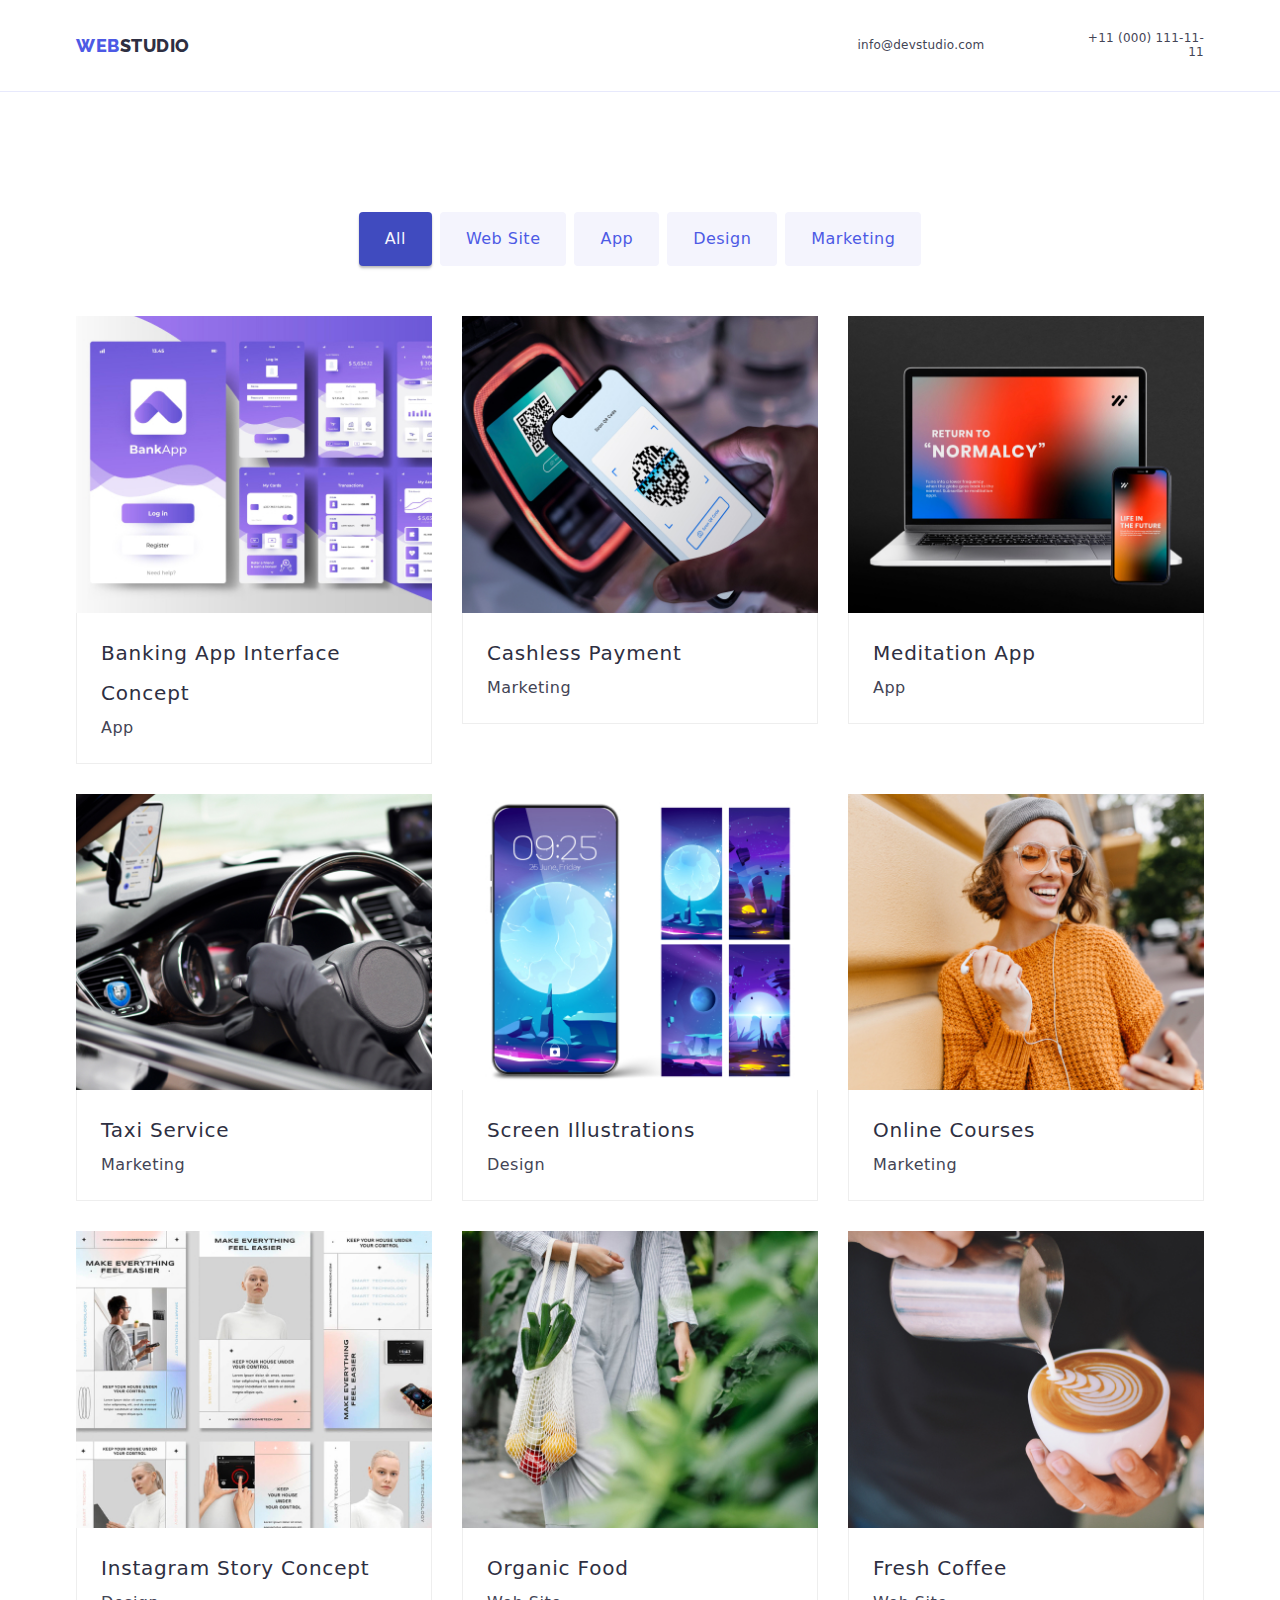
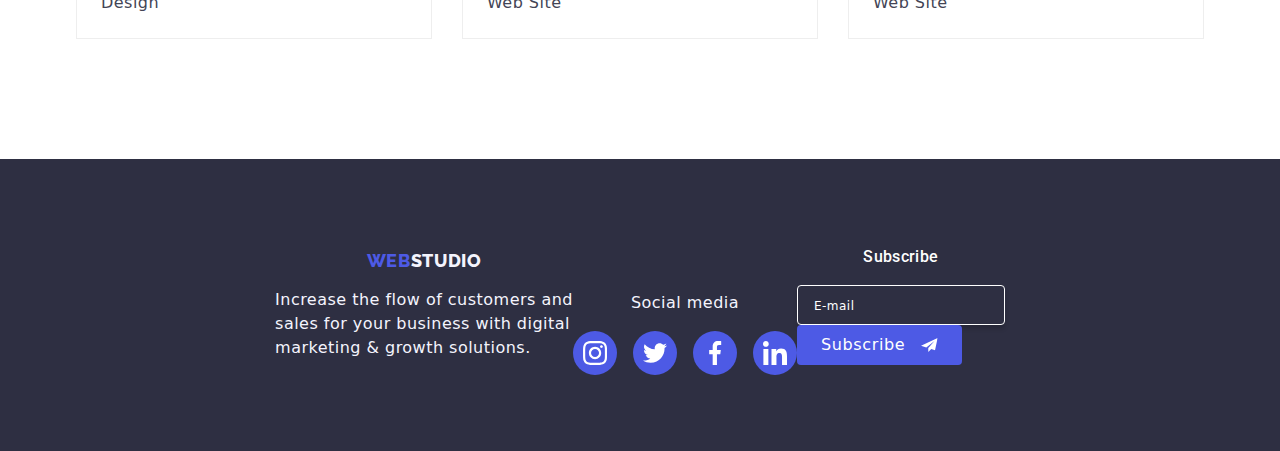
<file: portfolio.html>
<!DOCTYPE html>
<html lang="en">
  <head>
    <meta charset="UTF-8" />
    <meta name="viewport" content="width=device-width, initial-scale=1.0" />
    <title>Portfolio</title>
    <link
      href="https://fonts.googleapis.com/css2?family=Raleway:wght@800&family=Roboto:wght@400;500;700;900&display=swap"
      rel="stylesheet"
    />
    <link rel="preconnect" href="https://fonts.googleapis.com" />
    <link rel="preconnect" href="https://fonts.gstatic.com" crossorigin />
    <link rel="stylesheet" href="./css/styles.css" />
    <link
      rel="stylesheet"
      href="https://cdnjs.cloudflare.com/ajax/libs/modern-normalize/2.0.0/modern-normalize.min.css"
    />
  </head>
  <body>
    <!-- header -->
    <header class="page-header">
      <!-- nav -->
      <div class="container menu">
        <nav class="navigation">
          <a href="./index.html" class="logo-link">
            <span class="logo">WEB</span><span class="studio">STUDIO</span>
          </a>
          <ul class="nav-menu list">
            <li class="item">
              <a href="./index.html" class="page current link">Studio</a>
            </li>
            <li class="item">
              <a href="./portfolio.html" class="page link">Portfolio</a>
            </li>
            <li class="item"><a href="#" class="page link">Contacts</a></li>
          </ul>
        </nav>

        <ul class="contacts-menu list">
          <li class="item">
            <a href="mailto:info@devstudio.com" class="contact link"
              >info@devstudio.com</a
            >
          </li>
          <li class="item">
            <a href="tel:+110001111111" class="contact link"
              >+11 (000) 111-11-11</a
            >
          </li>
        </ul>
      </div>
    </header>
    <!-- main -->
    <main>
      <section class="section">
        <div class="container">
          <ul class="filters list">
            <li class="space">
              <button type="button" class="button filter current">All</button>
            </li>
            <li class="space">
              <button type="button" class="button filter">Web Site</button>
            </li>
            <li class="space">
              <button type="button" class="button filter">App</button>
            </li>
            <li class="space">
              <button type="button" class="button filter">Design</button>
            </li>
            <li class="space">
              <button type="button" class="button filter">Marketing</button>
            </li>
          </ul>
          <!-- section 2  -->
          <ul class="projects list">
            <li class="project-card">
              <a href="" class="project link">
                <div class="project-description">
                  <img
                    src="./images/output.jpg"
                    alt="Banking-App-Interface-Concept
                    "
                    width="370"
                    height="294"
                  />
                  <p class="project-text">
                    14 Stylish and User-Friendly App Design Concepts · Task
                    Manager App · Calorie Tracker App · Exotic Fruit Ecommerce
                    App · Cloud Storage App
                  </p>
                </div>
                <div class="substrate">
                  <h2 class="name">Banking App Interface Concept</h2>
                  <p class="type">App</p>
                </div>
              </a>
            </li>
            <li class="project-card">
              <a href="#" class="project link">
                <div class="project-description">
                  <img
                    src="./images/scan.jpg"
                    alt="Cashless-Payment
                        "
                    width="370"
                    height="294"
                  />
                  <p class="project-text">
                    14 Stylish and User-Friendly App Design Concepts · Task
                    Manager App · Calorie Tracker App · Exotic Fruit Ecommerce
                    App · Cloud Storage App
                  </p>
                </div>
                <div class="substrate">
                  <h2 class="name">Cashless Payment</h2>
                  <p class="type">Marketing</p>
                </div>
              </a>
            </li>
            <li class="project-card">
              <a href="#" class="project link">
                <div class="project-description">
                  <img
                    src="./images/connect.jpg"
                    alt="Meditation-App
                      "
                    width="370"
                    height="294"
                  />
                  <p class="project-text">
                    14 Stylish and User-Friendly App Design Concepts · Task
                    Manager App · Calorie Tracker App · Exotic Fruit Ecommerce
                    App · Cloud Storage App
                  </p>
                </div>
                <div class="substrate">
                  <h2 class="name">Meditation App</h2>
                  <p class="type">App</p>
                </div>
              </a>
            </li>
            <li class="project-card">
              <a href="#" class="project link">
                <div class="project-description">
                  <img
                    src="./images/drive.jpg"
                    alt="Taxi-Service
                      "
                    width="370"
                    height="294"
                  />
                  <p class="project-text">
                    14 Stylish and User-Friendly App Design Concepts · Task
                    Manager App · Calorie Tracker App · Exotic Fruit Ecommerce
                    App · Cloud Storage App
                  </p>
                </div>
                <div class="substrate">
                  <h2 class="name">Taxi Service</h2>
                  <p class="type">Marketing</p>
                </div>
              </a>
            </li>
            <li class="project-card">
              <a href="#" class="project link">
                <div class="project-description">
                  <img
                    src="./images/bg.jpg"
                    alt="Screen
                      "
                    width="370"
                    height="294"
                  />
                  <p class="project-text">
                    14 Stylish and User-Friendly App Design Concepts · Task
                    Manager App · Calorie Tracker App · Exotic Fruit Ecommerce
                    App · Cloud Storage App
                  </p>
                </div>
                <div class="substrate">
                  <h2 class="name">Screen Illustrations</h2>
                  <p class="type">Design</p>
                </div>
              </a>
            </li>
            <li class="project-card">
              <a href="#" class="project link">
                <div class="project-description">
                  <img
                    src="./images/orange.jpg"
                    alt="Online-course
                      "
                    width="370"
                    height="294"
                  />
                  <p class="project-text">
                    14 Stylish and User-Friendly App Design Concepts · Task
                    Manager App · Calorie Tracker App · Exotic Fruit Ecommerce
                    App · Cloud Storage App
                  </p>
                </div>
                <div class="substrate">
                  <h2 class="name">Online Courses</h2>
                  <p class="type">Marketing</p>
                </div>
              </a>
            </li>
            <li class="project-card">
              <a href="#" class="project link">
                <div class="project-description">
                  <img
                    src="./images/pallete.jpg"
                    alt="Instagram
                      "
                    width="370"
                    height="294"
                  />
                  <p class="project-text">
                    14 Stylish and User-Friendly App Design Concepts · Task
                    Manager App · Calorie Tracker App · Exotic Fruit Ecommerce
                    App · Cloud Storage App
                  </p>
                </div>
                <div class="substrate">
                  <h2 class="name">Instagram Story Concept</h2>
                  <p class="type">Design</p>
                </div>
              </a>
            </li>
            <li class="project-card">
              <a href="#" class="project link">
                <div class="project-description">
                  <img
                    src="./images/plant.jpg"
                    alt="Organic
                      "
                    width="370"
                    height="294"
                  />
                  <p class="project-text">
                    14 Stylish and User-Friendly App Design Concepts · Task
                    Manager App · Calorie Tracker App · Exotic Fruit Ecommerce
                    App · Cloud Storage App
                  </p>
                </div>
                <div class="substrate">
                  <h2 class="name">Organic Food</h2>
                  <p class="type">Web Site</p>
                </div>
              </a>
            </li>
            <li class="project-card">
              <a href="#" class="project link">
                <div class="project-description">
                  <img
                    src="./images/coffee.jpg"
                    alt="Coffee
                      "
                    width="370"
                    height="294"
                  />
                  <p class="project-text">
                    14 Stylish and User-Friendly App Design Concepts · Task
                    Manager App · Calorie Tracker App · Exotic Fruit Ecommerce
                    App · Cloud Storage App
                  </p>
                </div>
                <div class="substrate">
                  <h2 class="name">Fresh Coffee</h2>
                  <p class="type">Web Site</p>
                </div>
              </a>
            </li>
          </ul>
        </div>
      </section>
    </main>
    <!-- sec-1 -->

    <!-- sec-2 -->
    <!-- Footer -->
    <footer class="page-footer bg-footer">
      <div class="container">
        <div class="footer-con">
          <div class="footer-logo">
            <a href="./index.html" class="logo-link">
              <span class="logo">WEB</span>
              <span class="studio-footer">STUDIO</span>
            </a>
            <p class="footer-description">
              Increase the flow of customers and<br />
              sales for your business with digital<br />
              marketing & growth solutions.
            </p>
          </div>
          <div class="footer-socials">
            <p class="footer-heading">Social media</p>
            <ul class="footer-social-list">
              <li class="footer-social-item">
                <a
                  class="footer-social-link link"
                  href="https://instagram.com"
                  target="_blank"
                  rel="noopener noreferrer"
                >
                  <svg class="footer-social" width="20" height="20">
                    <use href="./images/icons.svg#icon-instagram"></use></svg
                ></a>
              </li>
              <li class="footer-social-item">
                <a
                  class="footer-social-link link"
                  href="https://twitter.com"
                  target="_blank"
                  rel="noopener noreferrer"
                >
                  <svg class="footer-social" width="20" height="20">
                    <use href="./images/icons.svg#icon-twitter"></use></svg
                ></a>
              </li>
              <li class="footer-social-item">
                <a
                  class="footer-social-link link"
                  href="https://facebook.com"
                  target="_blank"
                  rel="noopener noreferrer"
                >
                  <svg class="footer-social" width="20" height="20">
                    <use href="./images/icons.svg#icon-facebook"></use></svg
                ></a>
              </li>
              <li class="footer-social-item">
                <a
                  class="footer-social-link link"
                  href="https://linkedin.com"
                  target="_blank"
                  rel="noopener noreferrer"
                >
                  <svg class="footer-social" width="20" height="20">
                    <use href="./images/icons.svg#icon-linkedin"></use></svg
                ></a>
              </li>
            </ul>
          </div>

          <div class="footer-container footer-form">
            <form
              class="footer-form-item"
              name="subscribe-form"
              autocomplete="on"
              method=""
            >
              <label class="footer-label-subscribe">
                <span class="footer-subscribe-title">Subscribe</span>
                <input
                  type="email"
                  name="email"
                  placeholder="E-mail"
                  class="footer-form-input"
                  required
                />
              </label>
              <button type="submit" class="footer-form-button">
                Subscribe
                <svg class="footer-icon-subscribe">
                  <use href="./images/icons.svg#icon-Frame-3-1"></use>
                </svg>
              </button>
            </form>
          </div>
        </div>
      </div>
    </footer>
  </body>
</html>
</file>
<file: css/styles.css>
@import url("https://fonts.googleapis.com/css2?family=Raleway:wght@800&family=Roboto:ital,wght@0,400;0,500;0,900;1,700&display=swap");

:root {
  --iriscolor: #4d5ae5;
  --navyblue: #2e2f42;
  --slate: #434455;
  --ocean: #404bbf;
  --white: #fff;
  --cloud: #f4f4fd;
  --blue: #404bbf;
  --cornflower: #e7e9fc;
  --green: #31d0aa;
  --navyblue-modal: rgba(46, 47, 66, 0.4);
  --lightslate: #8e8f99;
}

html {
  box-sizing: border-box;
}
body {
  font-family: "Roboto", sans-serif;
  font-size: 16px;
  color: var(--slate);
  letter-spacing: 0.03em;
  background-color: var(--white);
}

.filters .space + .space {
  margin-left: 8px;
}
p,
h1,
h2,
h3,
h4,
h5,
h6 {
  margin: 0;
}
*,
*::after,
*::before {
  box-sizing: inherit;
}

img {
  display: block;
  max-width: 100%;
  height: auto;
  width: 100%;
}

.backdrop {
  position: fixed;
  width: 100%;
  height: 100%;
  top: 0;
  left: 0;
  background: var(--navyblue-modal);
  transition: visibility 250ms ease-in-out, opacity 240ms ease-in-out;
}

.link {
  text-decoration: none;
  color: inherit;
}

.list {
  list-style-type: none;
  margin: 0;
  padding: 0;
}
/* 
.menu,
.navigation,
.nav-menu,
.contacts-menu {
  display: flex;
  align-items: center;
  justify-content: space-between;
} */

.menu {
  display: flex;
  align-items: center;
  justify-content: space-between;
}

.page-header {
  border-bottom: 1px solid var(--cornflower);
}

.page {
  padding: 24px 0;
  position: relative;
  transition: color 250ms cubic-bezier(0.4, 0, 0.2, 1);
}
.page:hover,
.page:focus {
  color: var(--iriscolor);
}
.page::after {
  content: "";
  border-radius: 2px;
  height: 4px;
  position: absolute;
  width: 0;
  left: 0;
  bottom: -1px;
  transition: width 250ms ease-in-out, background-color 250ms ease-in-out;
}
.page.current::after {
  content: "";
  border: 2px solid var(--ocean);
  background-color: var(--ocean);
  height: 4px;
  width: 100%;
  position: absolute;
  left: 0;
  bottom: -1px;
}
.page:hover::after,
.page:focus::after {
  border: 2px solid var(--ocean);
  background-color: var(--ocean);
  width: 100%;
}

.filters {
  display: flex;
  justify-content: center;
  margin-bottom: 50px;
}

.filter .space + .space {
  margin-left: 8px;
}
.container {
  /* width: 1200px; */
  padding: 0 15px;
  margin: 0 auto;

  max-width: 428px;

  @media screen and (min-width: 768px) {
    max-width: 768px;
  }

  @media screen and (min-width: 1158px) {
    max-width: 1158px;
  }
}

.logo-link {
  text-decoration: none;
  font-size: 0;
  font-weight: 800;
  letter-spacing: 0.54px;
  font-family: "Raleway", sans-serif;
}
.logo-link > span {
  font-size: 18px;
  line-height: 1.17;
}

.logo {
  color: var(--iriscolor);
}

.studio {
  color: var(--navyblue);
}

.hero {
  text-align: center;
  background-color: var(--navyblue);
  padding: 112px 0;
  background-image: linear-gradient(
      to right,
      rgba(46, 47, 66, 0.7),
      rgba(46, 47, 66, 0.7)
    ),
    url(../images/people-office\ 1.png);
  background-repeat: no-repeat;
  background-position: center;
  background-size: cover;

  /* padding-top: 200px;
  padding-bottom: 200px; */
}

/* .hero-section {
  padding-top: 188px;
  padding-bottom: 188px;
  background-image: linear-gradient(
      to right,
      rgba(46, 47, 66, 0.7),
      rgba(46, 47, 66, 0.7)
    ),
    url(../images/people-office\ 1.png);
  background-repeat: no-repeat;
  background-position: center;
  background-size: cover;
} */

.hero-title {
  color: white;
  font-weight: 700;
  line-height: 40px;
  letter-spacing: 0.72px;
  text-align: center;
  font-size: 36px;
  margin-bottom: 72px;

  /* margin-bottom: 48px; */
  /* letter-spacing: 1.12px; */
  /* line-height: 60px; */
  /* font-size: 56px; */
}

.bg-team {
  background-color: var(--cloud);
}

.nav-menu {
  margin-left: 93px;
  display: none;
}

.header-container {
  display: flex;
  align-items: center;
  @media and (max-width: 767px) {
    height: 70px;
  }
}

.contacts-menu {
  margin-left: auto;
  display: none;
  @media screen and (min-width: 768px) {
    display: block;
    align-items: center;
    gap: 40px;
    font-size: 12px;
    text-align: right;
  }
  @media screen and (min-width: 1158px) {
    display: flex;
    font-size: 16px;
  }
  @media screen and (min-width: 768px) {
    /* display: block; */
    /* align-items: center; */
    gap: 40px;
    font-size: 12px;
    text-align: right;
  }
}

.menu-toggle {
  min-height: 40px;
  min-width: 40px;
  display: flex;
  align-items: center;
  justify-content: center;
  margin: 0;
  padding: 0;
  background-color: transparent;
  cursor: pointer;
  border: none;
  border-radius: 50%;
  outline: none;
  margin-left: auto;

  @media screen and (min-width: 768px) {
    display: none;
  }
}
.nav-menu .item:not(:last-child),
.contacts-menu .item:not(:last-child) {
  margin-right: 50px;
}

.nav-menu .page,
.contacts-menu .contact {
  font-weight: 500;
  color: var(--navyblue);
  text-decoration: none;
  line-height: 1.14;
  letter-spacing: 0.02em;
  display: block;
  padding-top: 32px;
  padding-bottom: 32px;
  transition: color 250ms ease-in-out;
}

.contacts-menu .contact {
  color: var(--slate);
  font-weight: 400;
}

.nav-menu .page:hover,
.nav-menu .page:focus,
.nav-menu .page.current,
.contacts-menu .contact:hover,
.contacts-menu .contact:focus {
  color: var(--ocean);
}

.button {
  cursor: pointer;
  border-color: transparent;
  letter-spacing: 0.03em;
  font-family: inherit;
  font-size: 16px;
  border-radius: 4px;
  transition: color 250ms ease-in-out, background-color 250ms ease-in-out,
    box-shadow 250ms ease-in-out;
}

.button.primary {
  background-color: var(--iriscolor);
  font-weight: 500;
  color: white;
  letter-spacing: 0.64px;
  padding: 16px 32px;
  box-shadow: 0px 4px 4px rgba(0, 0, 0, 0.15);
  font-size: 16px;
  line-height: 24px;
}

.button.primary:hover,
.button.primary:focus {
  background-color: var(--ocean);
  box-shadow: 0px 3px 3px rgba(0, 0, 0, 0.1), 0px 1px 2px rgba(0, 0, 0, 0.08),
    0px 2px 2px rgba(0, 0, 0, 0.12);
}

.button.filter {
  background: var(--cloud);
  color: var(--iriscolor);
  padding: 12px 24px;
  font-weight: 500;
  line-height: 1.62;
}

.button.filter:hover,
.button.filter:focus,
.button.filter.current {
  background-color: var(--blue);
  color: var(--cloud);
  box-shadow: 0px 3px 3px rgba(0, 0, 0, 0.1), 0px 1px 2px rgba(0, 0, 0, 0.08),
    0px 2px 2px rgba(0, 0, 0, 0.12);
}

.project .name {
  font-size: 20px;
  font-weight: 500;
  line-height: 2;
  letter-spacing: 0.04em;
  color: var(--navyblue);
}

.project .type {
  color: var(--slate);
  font-weight: 400;
  line-height: 1.87;
}

.project-description {
  position: relative;
  overflow: hidden;
}

.project-text {
  position: absolute;
  top: 0;
  height: 100%;
  width: 100%;
  padding: 40px 32px;
  background-color: var(--iris, #4d5ae5);
  color: var(--cloud, #f4f4fd);
  font-size: 16px;
  font-weight: 400;
  line-height: 24px;
  letter-spacing: 0.32px;
  transform: translateY(101%);
  transition: transform 250ms cubic-bezier(0.4, 0, 0.2, 1);
}

.project:hover .project-text,
.project:focus .project-text {
  transform: translateY(0);
}
.section.no-top-padding {
  padding-top: 0;
  display: none;
}
.section {
  /* padding: 120px 0; */
  padding-top: 96px;
  padding-bottom: 96px;
  @media screen and (min-width: 768px) {
    padding-top: 96px;
    padding-bottom: 96px;
  }

  @media screen and (min-width: 1158px) {
    padding-top: 120px;
    padding-bottom: 120px;
  }
}

.section-title {
  font-size: 36px;
  line-height: 1.17;
  color: var(--navyblue);
  text-align: center;
  margin-bottom: 50px;
  font-weight: 700;
}

.item {
  display: flex;
  flex-direction: column;
  gap: 8px;

  @media screen and (min-width: 768px) {
    gap: 24px;
    flex-basis: calc(100% / 2 - 18px);
  }
}

/* .benefits-container {
  display: flex;
  row-gap: 72px;
  column-gap: 24px;
  @media screen and (max-width: 428px), (min-width: 428px) {
    flex-wrap: wrap;
  }

  @media screen and (min-width: 1158px) {
    flex-wrap: nowrap;
  }
} */
.benefits-title {
  font-family: Roboto;
  font-size: 36px;
  font-style: normal;
  font-weight: 700;
  line-height: 40px; /* 111.111% */
  letter-spacing: 0.72px;
  text-transform: capitalize;
  text-align: center;
}
/* .benefits-list-item {
  background-color: var(--white);
  border-radius: 0px 0px 4px 4px;
  box-shadow: 0px 2px 1px 0px rgba(46, 47, 66, 0.08),
    0px 1px 1px 0px rgba(46, 47, 66, 0.16),
    0px 1px 6px 0px rgba(46, 47, 66, 0.08);
} */

.benefits-svg {
  display: none;

  @media screen and (min-width: 1158px) {
    display: flex;

    width: 264px;
    height: 112px;
    background-color: var(--cloud);
    justify-content: center;
    align-items: center;
    border-radius: 4px;
    margin-bottom: 8px;
  }
}

.what-we-do {
  /* display: none; */
  display: flex;
  flex: wrap;
  margin-left: -30px;
  margin-top: -30px;
}

.what-we-do .item {
  flex-basis: calc(100% / 3 - 30px);
  margin-left: 30px;
  margin-top: 30px;
}

.benefits {
  display: inline-flex;
  flex-direction: column;
  align-items: center;
  row-gap: 72px;
  /* margin-left: -30px;
  margin-top: -30px; */
  /* column-gap: 24px; */

  @media screen and (min-width: 768px) {
    display: flex;
    flex-wrap: wrap;
    flex-direction: column;
    justify-content: space-between;
    align-items: center;
    gap: 24px;
  }
}

.benefits .item {
  display: block;
}

.benefits-description {
  color: var(--slate);
  line-height: 1.71;
  font-size: 16px;
  font-weight: 400;
}

.benefits-description br {
  display: none;
}

.projects {
  display: flex;
  flex-wrap: wrap;
  margin-top: -30px;
  margin-left: -30px;
}

.project-card {
  flex-basis: calc(100% / 3 - 30px);
  margin-left: 30px;
  margin-top: 30px;
  transition: box-shadow 250ms ease-in-out;
}
.project-card:hover {
  box-shadow: 0px 2px 1px 0px rgba(46, 47, 66, 0.08),
    0px 1px 1px 0px rgba(46, 47, 66, 0.16),
    0px 1px 6px 0px rgba(46, 47, 66, 0.08);
}

.team-social-list {
  display: flex;
  justify-content: center;
  gap: 24px;
  list-style-type: none;
  padding: 8px 16px;
}

.team-social-item {
  width: 44px;
  height: 44px;
}

.team-social-link {
  width: 100%;
  height: 100%;
  color: var(--white);
  background-color: var(--iriscolor);
  display: flex;
  border-radius: 50%;
  justify-content: center;
  align-items: center;
  transition: background-color 250ms ease-in-out;
}

.team-social-icon {
  fill: currentColor;
  width: 16px;
  height: 16px;
}

.team-social-link:hover,
.team-social-link:focus {
  background-color: var(--ocean);
}

.team {
  display: flex;
  flex-wrap: wrap;
  justify-content: center;
  gap: 72px;

  /* margin-top: -30px;
  margin-left: -30px; */
  /* gap: 24px; */
}

.team .item {
  flex-basis: calc(100% / 4 - 30px);
  /* margin-left: 30px;
  margin-top: 30px; */
  padding-bottom: 30px;
  background-color: white;
  border-radius: 0px 0px 4px 4px;
  box-shadow: 0px 3px 1px rgba(0, 0, 0, 0.1), 0px 1px 2px rgba(0, 0, 0, 0.08),
    0px 2px 2px rgba(0, 0, 0, 0.12);
}
.team .name,
.team .position {
  line-height: 1.19;
  text-align: center;
}
.team .name {
  color: var(--navyblue);
  font-size: 20px;
  font-weight: 500;
  letter-spacing: 0.02em;
  padding-top: 30px;
  padding-bottom: 10px;
}

.team .position {
  color: var(--slate);
  font-size: 16px;
  font-weight: 400;
}

.substrate {
  background-color: var(--white);
  padding: 20px 24px;
  border: 1px solid #eeeeee;
  border-top: 0;
}

.test-link {
  width: 168px;
  height: 88px;
  border: 1px solid #8e8f99;
  border-radius: 5px;
  display: flex;
  justify-content: center;
  align-items: center;
  color: #8e8f99;
  transition: color 250ms ease-in-out, border-color 250ms ease-in-out;
}

.test-icon {
  width: 104px;
  height: 56px;
  fill: currentColor;
}

.customers {
  display: flex;
  gap: 24px;
  flex-wrap: wrap;
  justify-content: center;
}

.customers .item {
  /* width: calc((100% - 150px) / 6); */
  height: 90px;
}

.test-icon:hover,
.test-icon:focus {
  border-color: var(--ocean-color);
  color: var(--ocean-color);
}

.test-link:hover,
.test-link:focus {
  border-color: var(--ocean);
  color: var(--ocean);
}
.modal {
  padding: 72px 24px 24px 24px;
  position: absolute;
  top: 50%;
  left: 50%;
  min-width: 408px;
  min-height: 584px;
  background-color: var(--dairy, #fcfcfc);
  box-shadow: 0px 2px 1px 0px rgba(0, 0, 0, 0.2),
    0px 1px 3px 0px rgba(0, 0, 0, 0.12), 0px 1px 1px 0px rgba(0, 0, 0, 0.14);
  border-radius: 4px;

  transform: translate(-50%, -50%) scale(1);
  transition: transform 250ms cubic-bezier(0.4, 0, 0.2, 1);
}
.modal-title {
  text-align: center;
  color: black;
  margin-bottom: 34px;
  font-size: 16px;
  font-style: normal;
  font-weight: 500;
  line-height: 24px;
  letter-spacing: 0.32px;
}

.modal-close {
  position: absolute;
  top: 24px;
  right: 24px;
  padding: 0;
  display: flex;
  justify-content: center;
  align-items: center;
  width: 24px;
  height: 24px;

  background-color: var(--cornflower, #e7e9fc);
  color: var(--navyblue);
  border: 1px solid rgba(0, 0, 0, 0.1);
  border-radius: 15px;
  cursor: pointer;

  transition: color 250ms cubic-bezier(0.4, 0, 0.2, 1),
    background-color 250ms cubic-bezier(0.4, 0, 0.2, 1);
}

.modal-close-icon {
  fill: currentColor;
}

.modal-close:hover,
.modal-close:focus {
  background-color: var(--ocean);
  color: var(--white);
}

.is-hidden {
  visibility: none;
  opacity: 0;
  pointer-events: none;
}
/* FOOTER */
.footer-social-list {
  display: flex;
  justify-content: center;
  gap: 16px;
  list-style-type: none;
  padding: 0;
}

.footer-social-item {
  width: 44px;
  height: 44px;
}
.footer-social-link {
  width: 100%;
  height: 100%;
  color: var(--white);
  background-color: var(--iriscolor);
  display: flex;
  border-radius: 50%;
  justify-content: center;
  align-items: center;
  transition: background-color 250ms ease-in-out;
}
.footer-social {
  fill: currentColor;
  width: 24px;
  height: 24px;
}
.footer-social-link:hover,
.footer-social-link:focus {
  background-color: var(--green);
}
.page-footer {
  padding-top: 60px;
  padding-bottom: 60px;
  /* display: flex; */
}

.footer-con {
  /* display: block; */
  flex-wrap: wrap;
  align-items: center;
  display: flex;
  justify-content: center;
}

.footer-heading {
  color: var(--cloud);
  font-size: 16px;
  font-weight: 500;
  line-height: 1.5;
}
.footer-socials {
  /* margin-left: 120px; */
  flex-wrap: wrap;
  align-items: center;
  display: flex;
  flex-direction: column;
  justify-content: center;
  text-align: center;
  padding-top: 72px;
}

.page-footer.bg-footer {
  background-color: var(--navyblue);
}

.studio-footer {
  color: var(--cloud);
}

.footer-description {
  color: var(--cloud);
  font-size: 16px;
  font-weight: 400;
  line-height: 1.5;
  padding-top: 17px;
  text-align: left;
}

.signup_form {
  width: 300px;
  display: flex;
  flex-direction: column;
  gap: 12px;
}

.label-form {
  display: block;
  position: relative;
}

.input-form,
.form-textarea {
  width: 100%;
  margin-bottom: 29px;
  padding: 11px 16px 11px 40px;
  border: 1px solid var(--navyblue-modal);
  border-radius: 4px;
  line-height: 14px;
  font-weight: 400;
  font-size: 12px;
  letter-spacing: 0.48px;
  resize: none;
}

.form-textarea {
  resize: none;
  padding-left: 16px;
  height: 120px;
  margin-bottom: 16px;
}

.input-form:hover,
.input-form:focus,
.form-textarea:hover,
.form-textarea:focus {
  outline: none;
  border-color: var(--iriscolor);
}
.button-form-agree {
  display: block;
  margin: 0 auto;
  margin-top: 20px;
  border-radius: 4px;
  border-color: transparent;
  background: var(--iris, #4d5ae5);
  box-shadow: 0px 4px 4px 0px rgba(0, 0, 0, 0.15);
  cursor: pointer;
}

.button-form-agree.primary {
  background-color: var(--iriscolor);
  color: var(--white);
  line-height: 1.87;
  letter-spacing: 0.05em;
  font-weight: 500;
  padding: 10px 32px;
  min-width: 169px;
}

.button-form-agree.primary:hover,
.button-form-agree.primary:focus {
  background-color: var(--ocean);
  box-shadow: 0px 3px 1px rgba(0, 0, 0, 0.1), 0px 1px 2px rgba(0, 0, 0, 0.08),
    0px 2px 2px rgba(0, 0, 0, 0.12);
}

.footer-label-subscribe {
  display: block;
  color: var(--white);
  font-weight: 500;
}

.footer-logo {
  text-align: center;
}
.footer-form-input {
  color: var(--white);
  width: 100%;
  height: 40px;
  padding: 8px 16px;
  display: block;
  font-size: 14px;
  /* flex-shrink: 0; */
  background: var(--navyblue, #2e2f42);
  border-radius: 4px;
  border: 1px solid white;
  box-shadow: 0px 4px 4px 0px rgba(0, 0, 0, 0.15);
  outline: none;
}

.footer-form-input::placeholder {
  color: var(--white, #fff);
  font-size: 12px;
  font-style: normal;
  font-weight: 400;
  line-height: 24px;
  letter-spacing: 0.48px;
}

.footer-form-button {
  height: 40px;
  width: 165px;
  display: inline-flex;
  padding: 8px 24px;
  justify-content: center;
  align-items: center;
  gap: 16px;
  border: none;
  font-weight: 500;
  line-height: 24px;
  letter-spacing: 0.64px;
  border-radius: 4px;
  color: var(--white);
  background: var(--iriscolor);
  cursor: pointer;
  transition-property: background-color, color;
  transition-duration: 250ms;
  transition-timing-function: cubic-bezier(0.4, 0, 0.2, 1);
  margin: 0 auto;
}

.footer-icon-subscribe {
  width: 24px;
  height: 24px;
}
.footer-form-button:hover {
  background-color: var(--ocean);
}

.footer-icon-subscribe {
  width: 24px;
  height: 24px;
}

.footer-container {
  /* margin-left: 125px;
  display: flex;
  align-items: flex-end; */
}
.footer-subscribe-title {
  color: var(--white, #fff);
  /* Body Medium */
  font-family: Roboto;
  font-size: 16px;
  font-style: normal;
  font-weight: 500;
  line-height: 24px; /* 150% */
  letter-spacing: 0.32px;
  display: block;
  text-align: center;
}
.footer-form {
  /* height: 80px; */
  /* flex-shrink: 0; */
  /* margin-left: 80px; */
  display: flex;
  flex-direction: column;
  /* align-items: stretch; */
}

.footer-form-item {
  display: block;
  gap: 24px;

  /* align-items: flex-end; */
}

.footer-form-title {
  color: var(--cloud);
  font-size: 16px;
  font-weight: 500;
  line-height: 1.5;
}

.footer-label-subscribe {
  display: flex;
  flex-direction: column;
  gap: 16px;
}

.footer-subscribe {
  margin-top: 10px;
  justify-content: center;
  gap: 16px;
}

.form-title {
  position: absolute;
  top: -20px;
  color: var(--lightslate);
  font-size: 12px;
  font-style: normal;
  font-weight: 400;
  line-height: 14px;
  letter-spacing: 0.4px;
}

.form-icon {
  position: absolute;
  top: 30%;
  left: 12px;
  transform: translateY(-50%);
  fill: black;
  transition: fill 250ms cubic-bezier(0.4, 0, 0.2, 1);
}

.form-checkbox-icon {
  fill: none;
  border: 1px solid var(--navyblue-modal);
  border-radius: 2px;
  width: 16px;
  height: 16px;
}

.form-privacy-policy {
  color: var(--iriscolor);
}

.form-agreement-detail {
  color: var(--lightslate);
  font-size: 12px;
}

.form-checkbox:checked + .form-checkbox-icon {
  background-color: var(--iriscolor);
  border-color: var(--iriscolor);
  fill: var(--white);
}

.form-checkbox-icon .input-form:hover + .form-icon,
.input-form:focus + .form-icon {
  fill: var(--iriscolor);
}

.label-agree-box {
  display: flex;
  align-items: flex-start;
  margin-bottom: 24px;
  gap: 8px;
}

.visually-hidden {
  position: absolute;
  width: 1px;
  height: 1px;
  margin: -1px;
  border: 0;
  padding: 0;
  white-space: nowrap;
  clip-path: inset(100%);
  clip: rect(0 0 0 0);
  overflow: hidden;
}
</file>
